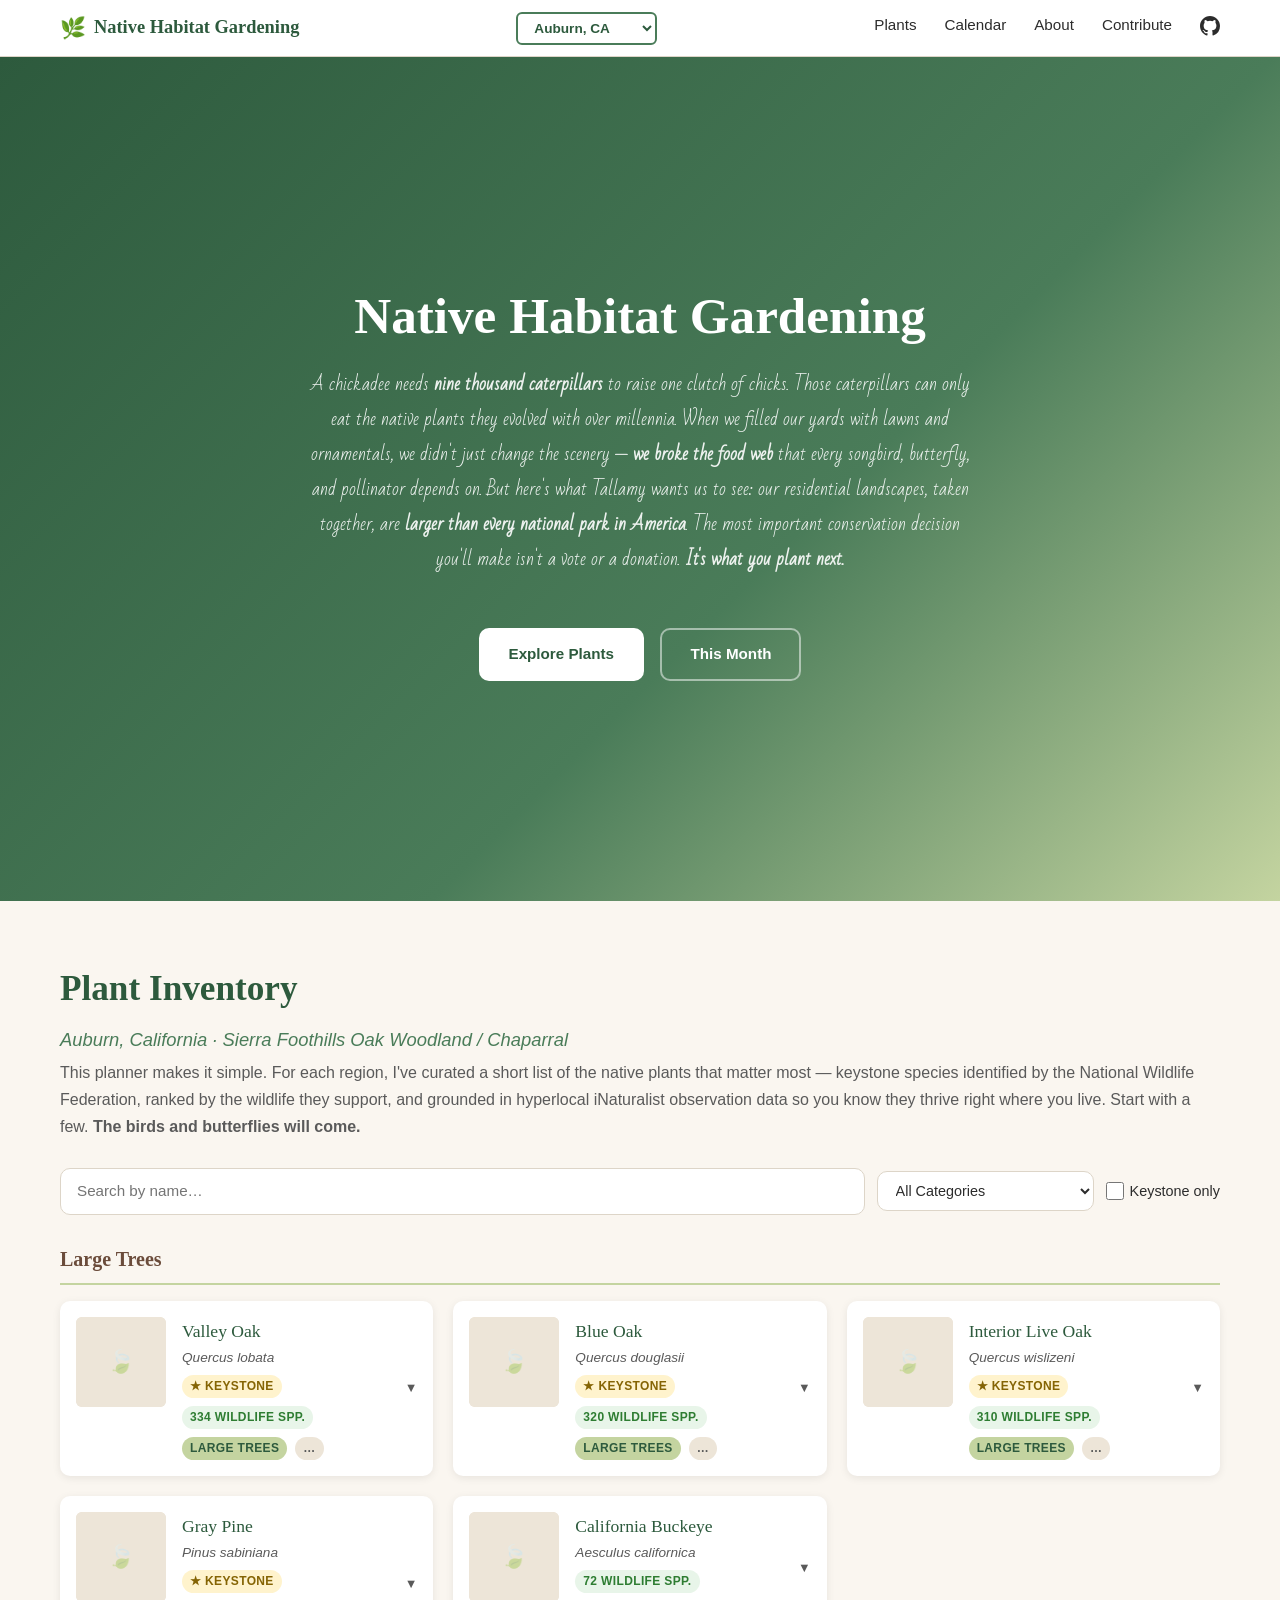
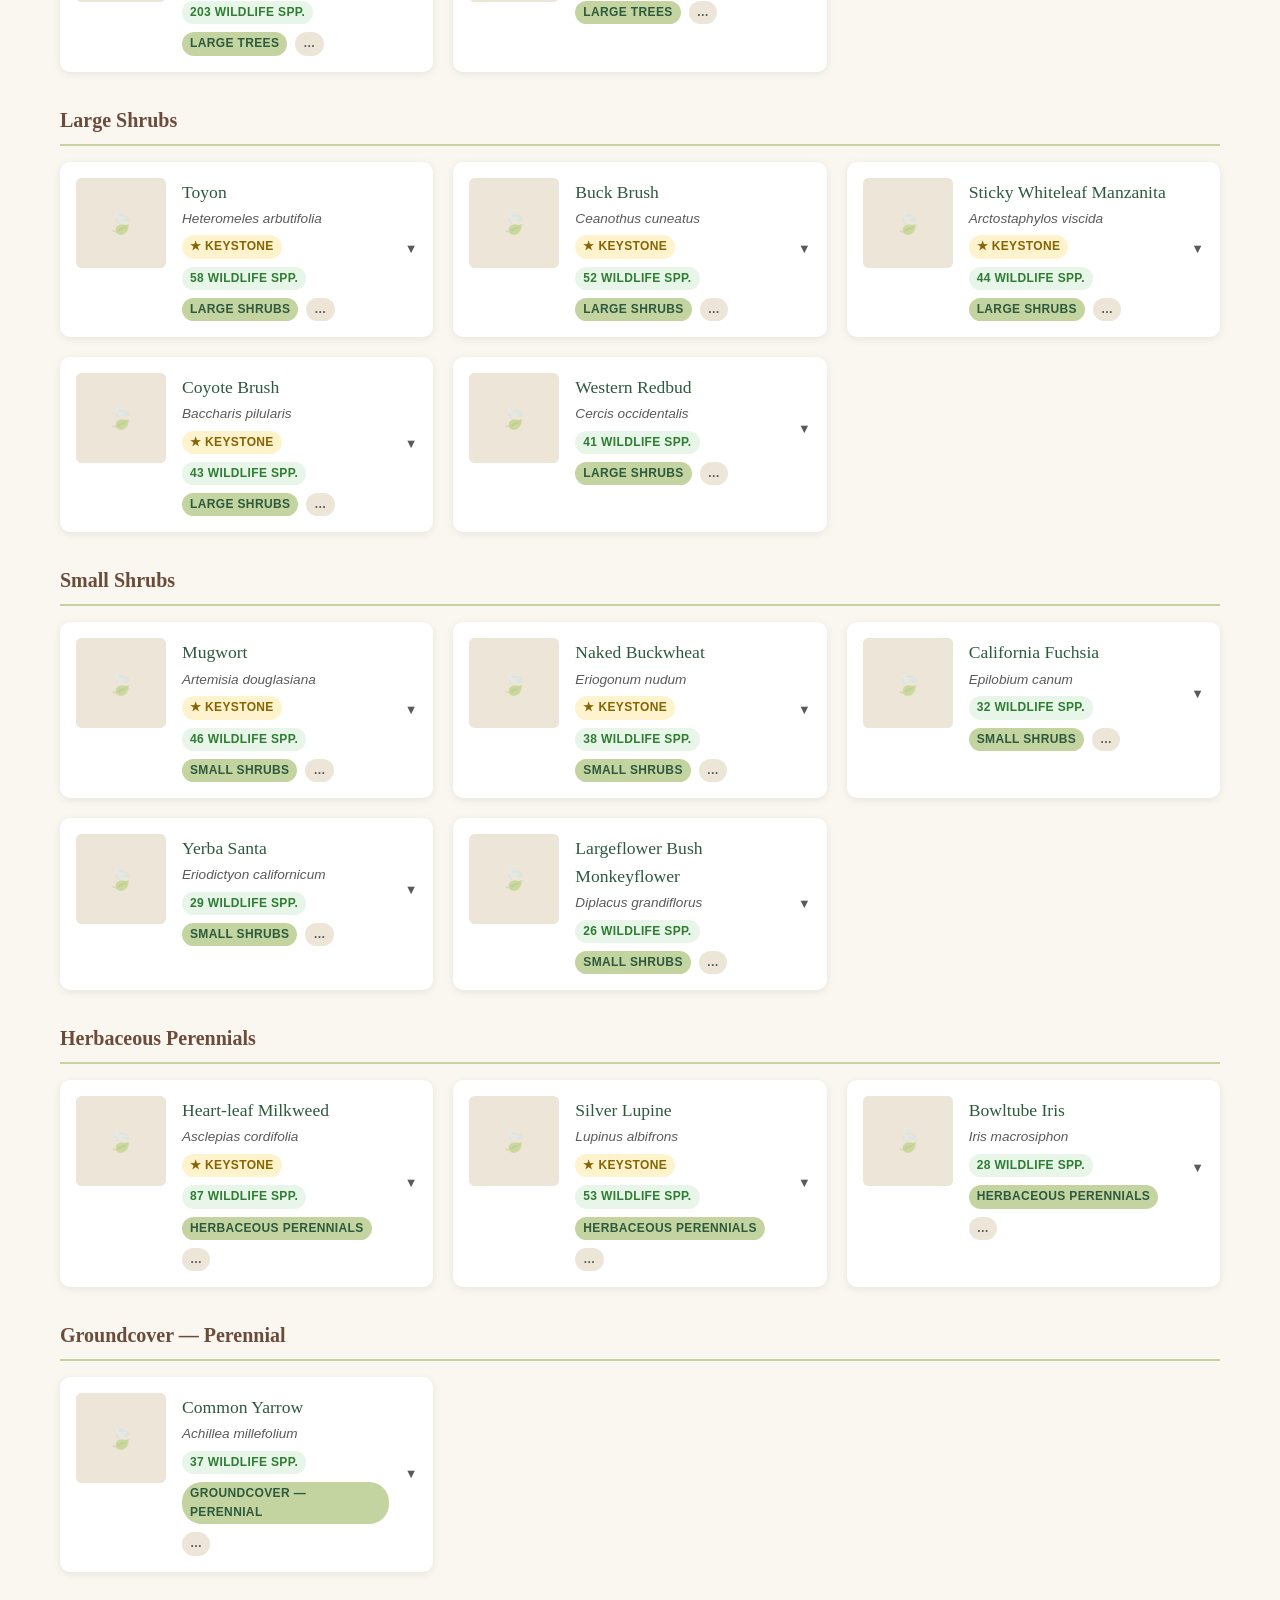
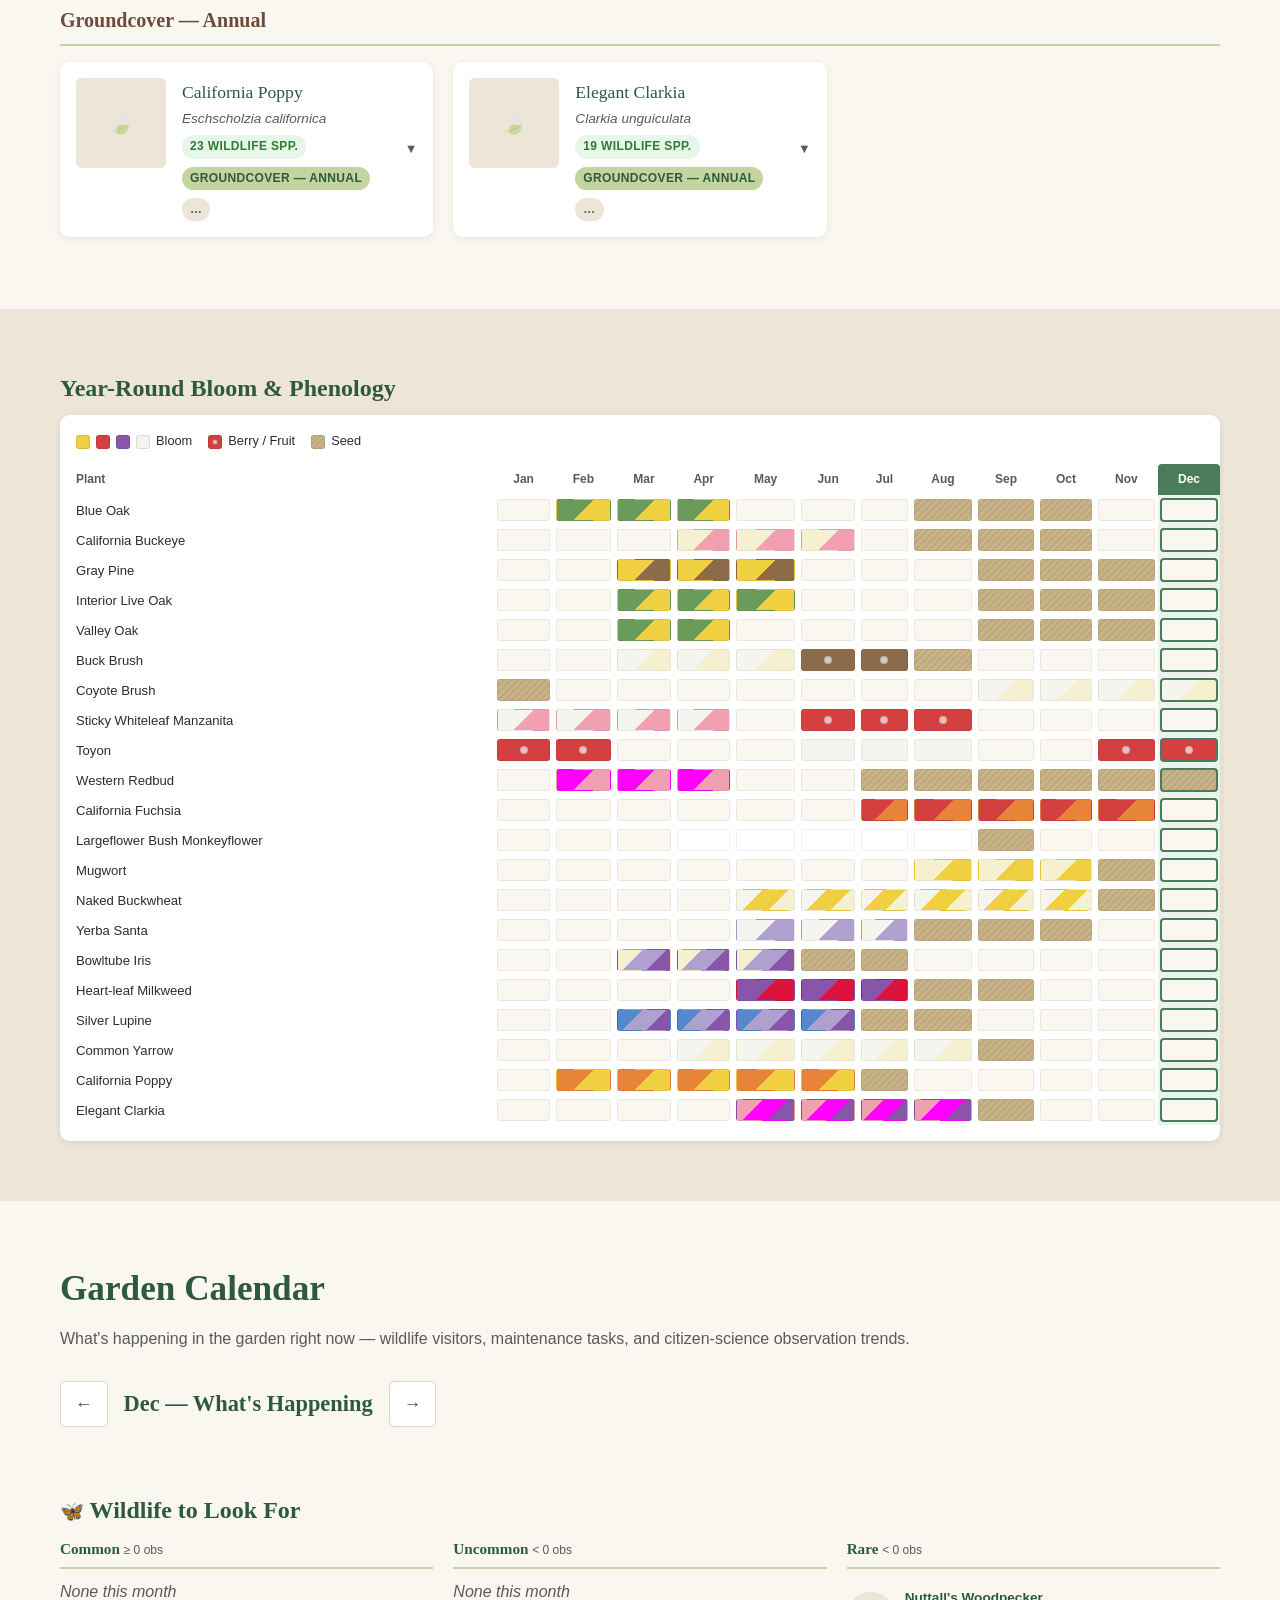
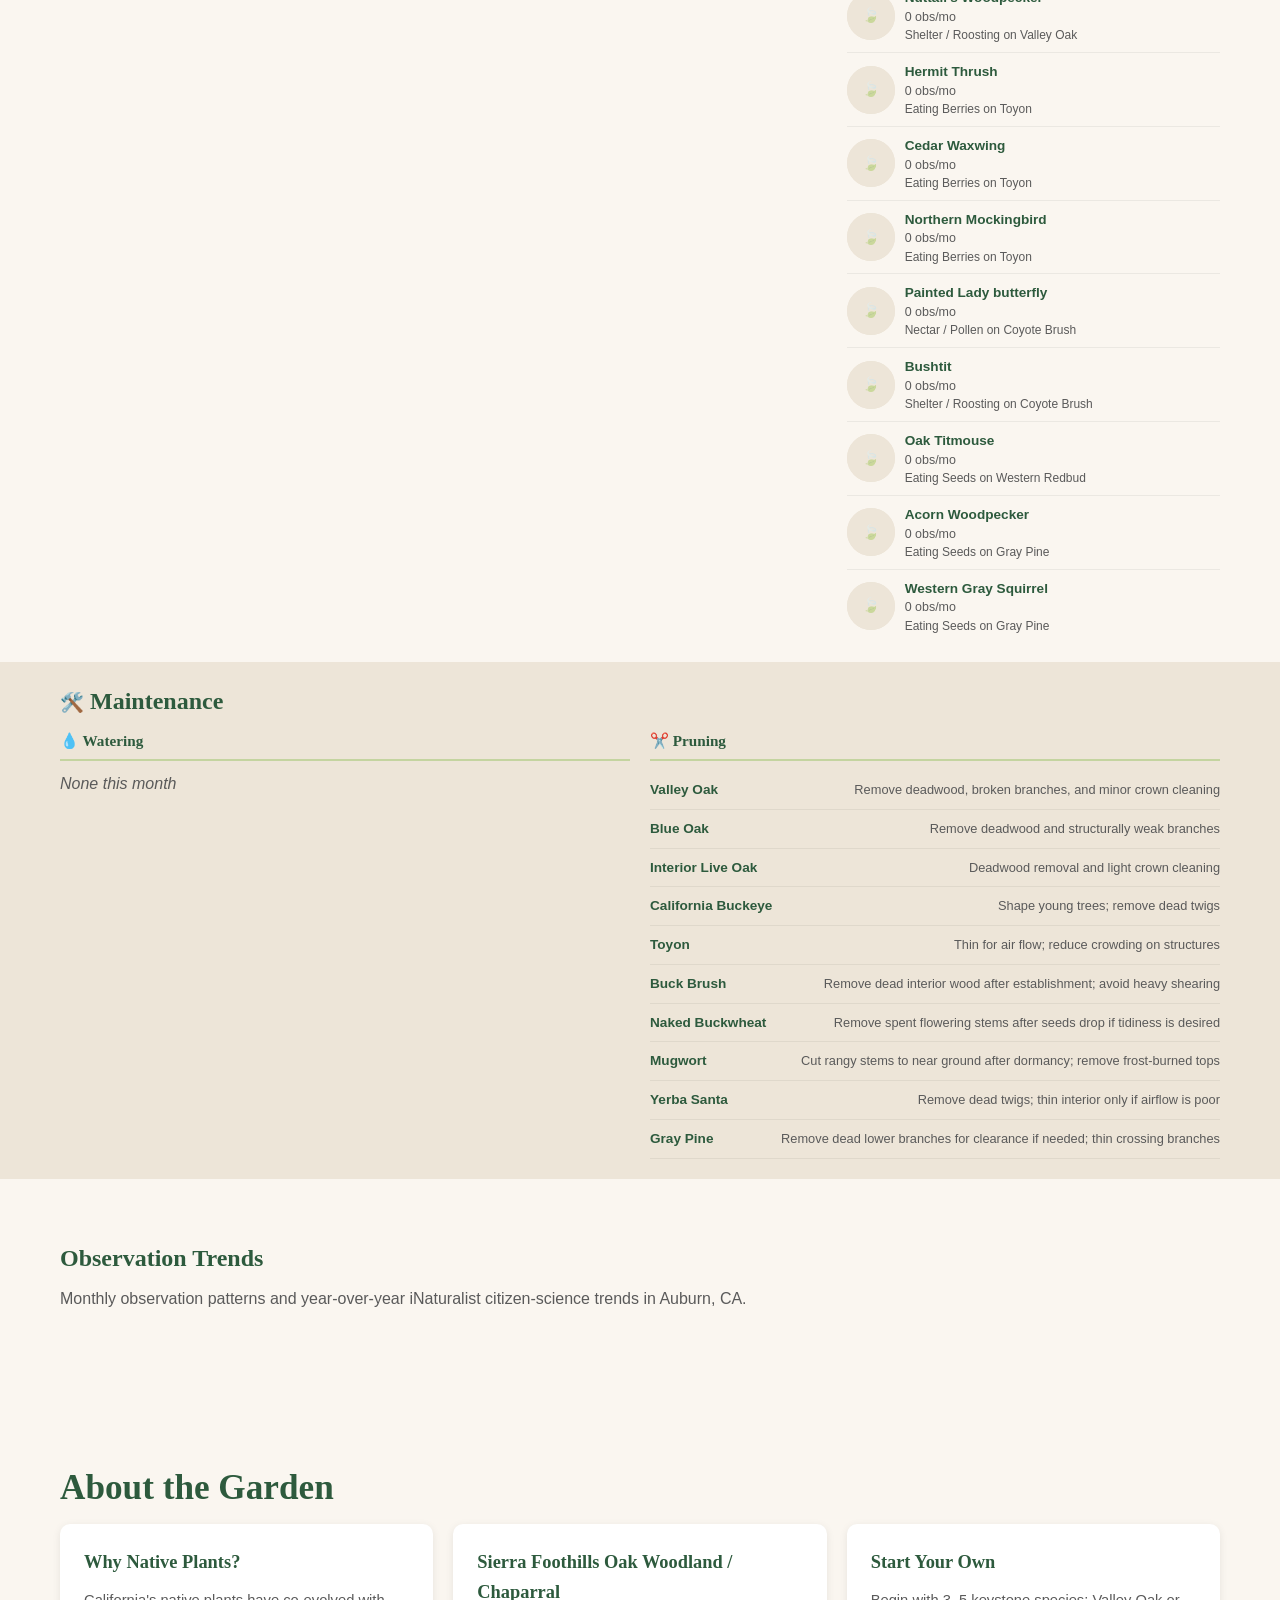
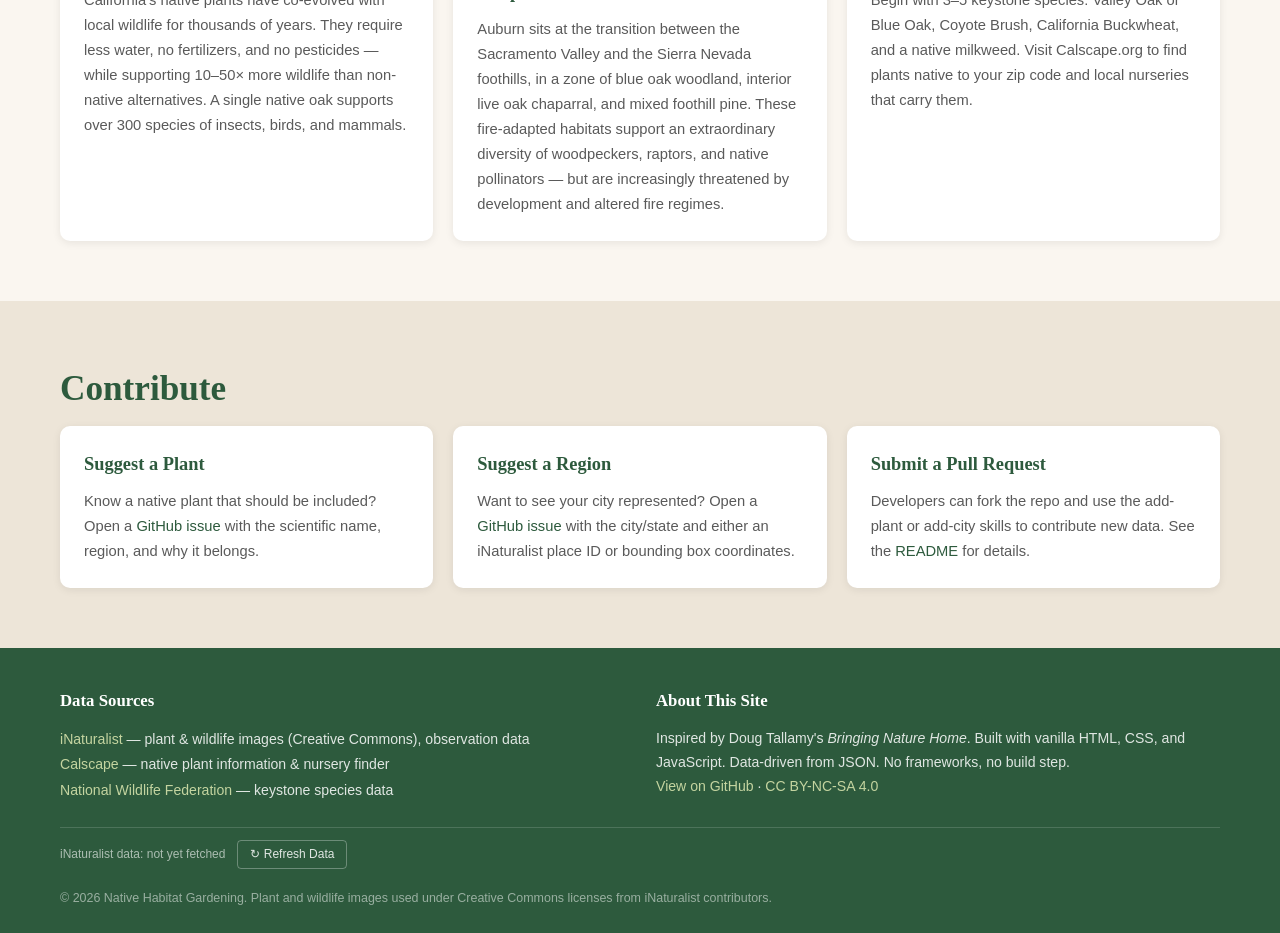
<file: index.html>
<!DOCTYPE html>
<html lang="en">
<head>
  <meta charset="UTF-8">
  <meta name="viewport" content="width=device-width, initial-scale=1.0">

  <!-- Google tag (gtag.js) -->
  <script async src="https://www.googletagmanager.com/gtag/js?id=G-9RX4268SMV"></script>
  <script>
    window.dataLayer = window.dataLayer || [];
    function gtag(){dataLayer.push(arguments);}
    gtag('js', new Date());

    gtag('config', 'G-9RX4268SMV');
  </script>

  <title>Native Habitat Gardening</title>
  <meta name="description" content="Our yards are larger than every national park combined. This planner curates the native keystone species that matter most for your region — backed by NWF data and iNaturalist observations — so you can rebuild the food web from your own garden.">

  <!-- Open Graph -->
  <meta property="og:title" content="Native Habitat Gardening">
  <meta property="og:description" content="A chickadee needs nine thousand caterpillars to raise one clutch. Our yards, taken together, are larger than every national park in America. What you plant next matters. Start here.">
  <meta property="og:type" content="website">

  <!-- Twitter Card -->
  <meta name="twitter:card" content="summary">
  <meta name="twitter:title" content="Native Habitat Gardening">
  <meta name="twitter:description" content="A chickadee needs nine thousand caterpillars to raise one clutch. Our yards, taken together, are larger than every national park in America. What you plant next matters. Start here.">

  <meta name="theme-color" content="#4a7c59">

  <!-- Favicons & Touch Icons -->
  <link rel="icon" href="favicon.ico" sizes="16x16 32x32">
  <link rel="icon" href="images/favicon.svg" type="image/svg+xml">
  <link rel="apple-touch-icon" href="images/apple-touch-icon.png">
  <link rel="manifest" href="site.webmanifest">

  <link rel="preconnect" href="https://fonts.googleapis.com">
  <link rel="preconnect" href="https://fonts.gstatic.com" crossorigin>
  <link href="https://fonts.googleapis.com/css2?family=Bad+Script&display=swap" rel="stylesheet">
  <link rel="stylesheet" href="css/styles.css?v=22">
</head>
<body>
  <a href="#main" class="skip-link">Skip to main content</a>

  <header class="site-header" role="banner">
    <nav class="nav" aria-label="Main navigation">
      <a href="#" class="nav-logo" aria-label="Native Habitat Gardening home">
        <span class="nav-logo-icon" aria-hidden="true">🌿</span>
        <span>Native Habitat Gardening</span>
      </a>
      <div class="place-selector-wrap">
        <label for="place-selector" class="sr-only">Select a region</label>
        <select id="place-selector" class="place-selector" aria-label="Select a region"></select>
      </div>
      <button class="nav-toggle" aria-label="Toggle menu" aria-expanded="false">
        <span></span><span></span><span></span>
      </button>
      <ul class="nav-links">
        <li><a href="#inventory">Plants</a></li>
        <li><a href="#calendar">Calendar</a></li>
        <li><a href="#about">About</a></li>
        <li><a href="#contribute">Contribute</a></li>
        <li><a href="https://github.com/chetanddesai/native-habitat-planner" target="_blank" rel="noopener" class="nav-github" aria-label="View on GitHub"><svg viewBox="0 0 16 16" width="20" height="20" fill="currentColor" aria-hidden="true"><path d="M8 0C3.58 0 0 3.58 0 8c0 3.54 2.29 6.53 5.47 7.59.4.07.55-.17.55-.38 0-.19-.01-.82-.01-1.49-2.01.37-2.53-.49-2.69-.94-.09-.23-.48-.94-.82-1.13-.28-.15-.68-.52-.01-.53.63-.01 1.08.58 1.23.82.72 1.21 1.87.87 2.33.66.07-.52.28-.87.51-1.07-1.78-.2-3.64-.89-3.64-3.95 0-.87.31-1.59.82-2.15-.08-.2-.36-1.02.08-2.12 0 0 .67-.21 2.2.82a7.64 7.64 0 0 1 4 0c1.53-1.04 2.2-.82 2.2-.82.44 1.1.16 1.92.08 2.12.51.56.82 1.27.82 2.15 0 3.07-1.87 3.75-3.65 3.95.29.25.54.73.54 1.48 0 1.07-.01 1.93-.01 2.2 0 .21.15.46.55.38A8.01 8.01 0 0 0 16 8c0-4.42-3.58-8-8-8z"/></svg></a></li>
      </ul>
    </nav>
  </header>

  <main id="main">
    <section class="hero" aria-label="Garden introduction">
      <div class="hero-content">
        <h1 id="hero-title">Native Habitat Gardening</h1>
        <p class="hero-desc" id="hero-desc">A chickadee needs <strong>nine thousand caterpillars</strong> to raise one clutch of chicks. Those caterpillars can only eat the native plants they evolved with over millennia. When we filled our yards with lawns and ornamentals, we didn't just change the scenery — <strong>we broke the food web</strong> that every songbird, butterfly, and pollinator depends on. But here's what Tallamy wants us to see: our residential landscapes, taken together, are <strong>larger than every national park in America</strong>. The most important conservation decision you'll make isn't a vote or a donation. <strong>It's what you plant next.</strong></p>
        <div class="hero-buttons">
          <a href="#inventory" class="btn btn-primary">Explore Plants</a>
          <a href="#calendar" class="btn btn-secondary">This Month</a>
        </div>
      </div>
    </section>

    <section id="inventory" class="section" aria-label="Plant inventory">
      <div class="container">
        <h2 class="section-title">Plant Inventory</h2>
        <p class="inventory-subtitle" id="inventory-subtitle"></p>
        <p class="section-desc">This planner makes it simple. For each region, I've curated a short list of the native plants that matter most — keystone species identified by the National Wildlife Federation, ranked by the wildlife they support, and grounded in hyperlocal iNaturalist observation data so you know they thrive right where you live. Start with a few. <strong>The birds and butterflies will come.</strong></p>
        <div class="filters" role="search" aria-label="Filter plants">
          <input type="search" id="plant-search" class="filter-search" placeholder="Search by name…" aria-label="Search plants by name">
          <div class="filter-group">
            <select id="category-filter" aria-label="Filter by category">
              <option value="all">All Categories</option>
              <option value="large-tree">Large Tree</option>
              <option value="large-shrub">Large Shrub</option>
              <option value="small-shrub">Small Shrub</option>
              <option value="herbaceous-perennial">Herbaceous Perennial</option>
              <option value="groundcover-perennial">Groundcover — Perennial</option>
              <option value="groundcover-annual">Groundcover — Annual</option>
            </select>
            <label class="filter-checkbox">
              <input type="checkbox" id="keystone-filter">
              <span>Keystone only</span>
            </label>
          </div>
        </div>
        <div id="plant-grid" class="plant-grid" aria-live="polite"></div>
      </div>
    </section>

    <section id="phenology-section" class="section section-alt" aria-label="Year-round phenology">
      <div class="container">
        <h3 class="section-title section-title-sm">Year-Round Bloom &amp; Phenology</h3>
        <div id="phenology-chart" class="phenology-chart" role="img" aria-label="Year-round bloom and phenology timeline for all plants"></div>
      </div>
    </section>

    <section id="calendar" class="section" aria-label="Garden calendar">
      <div class="container">
        <h2 class="section-title">Garden Calendar</h2>
        <p class="section-desc">What's happening in the garden right now — wildlife visitors, maintenance tasks, and citizen-science observation trends.</p>
        <div class="calendar-controls">
          <button class="month-btn" data-dir="-1" aria-label="Previous month">&larr;</button>
          <h3 id="calendar-month-label" class="calendar-month-label"></h3>
          <button class="month-btn" data-dir="1" aria-label="Next month">&rarr;</button>
        </div>
      </div>
    </section>

    <section id="cal-wildlife-section" class="section" aria-label="Wildlife activity">
      <div class="container">
        <h3 class="section-title section-title-sm"><span class="cal-icon" aria-hidden="true">🦋</span> Wildlife to Look For</h3>
        <div id="cal-wildlife-grid" class="cal-wildlife-grid"></div>
      </div>
    </section>

    <section id="cal-maintenance-section" class="section section-alt" aria-label="Maintenance tasks">
      <div class="container">
        <h3 class="section-title section-title-sm"><span class="cal-icon" aria-hidden="true">🛠️</span> Maintenance</h3>
        <div id="cal-maintenance-grid" class="cal-maintenance-grid"></div>
      </div>
    </section>

    <section id="trends-section" class="section" aria-label="Observation trends">
      <div class="container">
        <h3 class="section-title section-title-sm">Observation Trends</h3>
        <p class="section-desc" id="trends-desc"></p>
        <div id="trend-chart" class="trend-chart" role="img" aria-label="Monthly observations and year-over-year trends"></div>
      </div>
    </section>

    <section id="about" class="section" aria-label="About the garden">
      <div class="container">
        <h2 class="section-title">About the Garden</h2>
        <div id="about-grid" class="about-grid"></div>
      </div>
    </section>

    <section id="contribute" class="section section-alt" aria-label="Contribute">
      <div class="container">
        <h2 class="section-title">Contribute</h2>
        <div class="about-grid">
          <div class="about-card">
            <h3>Suggest a Plant</h3>
            <p>Know a native plant that should be included? Open a <a href="https://github.com/chetanddesai/native-habitat-planner/issues" target="_blank" rel="noopener">GitHub issue</a> with the scientific name, region, and why it belongs.</p>
          </div>
          <div class="about-card">
            <h3>Suggest a Region</h3>
            <p>Want to see your city represented? Open a <a href="https://github.com/chetanddesai/native-habitat-planner/issues" target="_blank" rel="noopener">GitHub issue</a> with the city/state and either an iNaturalist place ID or bounding box coordinates.</p>
          </div>
          <div class="about-card">
            <h3>Submit a Pull Request</h3>
            <p>Developers can fork the repo and use the add-plant or add-city skills to contribute new data. See the <a href="https://github.com/chetanddesai/native-habitat-planner" target="_blank" rel="noopener">README</a> for details.</p>
          </div>
        </div>
      </div>
    </section>
  </main>

  <footer class="site-footer" role="contentinfo">
    <div class="container">
      <div class="footer-grid">
        <div class="footer-section">
          <h4>Data Sources</h4>
          <ul>
            <li><a href="https://www.inaturalist.org" target="_blank" rel="noopener">iNaturalist</a> — plant &amp; wildlife images (Creative Commons), observation data</li>
            <li><a href="https://calscape.org" target="_blank" rel="noopener">Calscape</a> — native plant information &amp; nursery finder</li>
            <li><a href="https://www.nwf.org/nativeplantfinder" target="_blank" rel="noopener">National Wildlife Federation</a> — keystone species data</li>
          </ul>
        </div>
        <div class="footer-section">
          <h4>About This Site</h4>
          <p>Inspired by Doug Tallamy's <em>Bringing Nature Home</em>. Built with vanilla HTML, CSS, and JavaScript. Data-driven from JSON. No frameworks, no build step.</p>
          <p><a href="https://github.com/chetanddesai/native-habitat-planner" target="_blank" rel="noopener">View on GitHub</a> · <a href="https://creativecommons.org/licenses/by-nc-sa/4.0/" target="_blank" rel="noopener">CC BY-NC-SA 4.0</a></p>
        </div>
      </div>
      <div class="footer-cache">
        <span id="cache-status" class="cache-status">iNaturalist data: not yet fetched</span>
        <button type="button" id="refresh-cache-btn" class="refresh-cache-btn" title="Clear cached data and re-fetch from iNaturalist">↻ Refresh Data</button>
      </div>
      <p class="footer-copy">&copy; 2026 Native Habitat Gardening. Plant and wildlife images used under Creative Commons licenses from iNaturalist contributors.</p>
    </div>
  </footer>

  <button type="button" class="back-to-top" id="back-to-top" aria-label="Back to top" title="Back to top">
    <svg width="22" height="22" viewBox="0 0 24 24" fill="none" stroke="currentColor" stroke-width="2.2" stroke-linecap="round" stroke-linejoin="round" aria-hidden="true"><path d="M18 15l-6-6-6 6"/></svg>
  </button>

  <script src="js/app.js?v=22"></script>
</body>
</html>
</file>
<file: css/styles.css>
/* ============================================================
   Native Habitat Planner — CSS
   Earth-tone palette, mobile-first, accessible
   ============================================================ */

/* --- Tokens --- */
:root {
  --c-sage: #4a7c59;
  --c-sage-dark: #2d5a3d;
  --c-sage-light: #c4d4a0;
  --c-sand: #faf6f0;
  --c-sand-dark: #ede5d8;
  --c-terracotta: #c4724e;
  --c-terracotta-dark: #a85a3a;
  --c-oak: #6b4c3b;
  --c-sky: #5b9bd5;
  --c-text: #2c2c2c;
  --c-text-light: #5a5a5a;
  --c-white: #ffffff;
  --c-border: #ddd5c8;

  --font-body: -apple-system, BlinkMacSystemFont, 'Segoe UI', Roboto, Oxygen, sans-serif;
  --font-heading: 'Georgia', 'Times New Roman', serif;

  --radius: 10px;
  --radius-sm: 6px;
  --shadow: 0 2px 8px rgba(0,0,0,.08);
  --shadow-lg: 0 4px 20px rgba(0,0,0,.12);
  --transition: .2s ease;

  --container: 1200px;
}

/* --- Reset --- */
*, *::before, *::after { box-sizing: border-box; margin: 0; padding: 0; }
html { scroll-behavior: smooth; -webkit-text-size-adjust: 100%; }
body {
  font-family: var(--font-body);
  color: var(--c-text);
  background: var(--c-sand);
  line-height: 1.6;
  -webkit-font-smoothing: antialiased;
}
img { max-width: 100%; height: auto; display: block; }
a { color: var(--c-sage-dark); text-decoration: none; }
a:hover { text-decoration: underline; }
ul { list-style: none; }
button { cursor: pointer; font: inherit; }
select, input { font: inherit; }

.sr-only {
  position: absolute;
  width: 1px;
  height: 1px;
  padding: 0;
  margin: -1px;
  overflow: hidden;
  clip: rect(0,0,0,0);
  white-space: nowrap;
  border: 0;
}

/* --- Skip link --- */
.skip-link {
  position: absolute;
  top: -100%;
  left: 16px;
  background: var(--c-sage-dark);
  color: var(--c-white);
  padding: 8px 16px;
  border-radius: var(--radius-sm);
  z-index: 1000;
  font-weight: 600;
}
.skip-link:focus { top: 16px; }

/* --- Container --- */
.container { max-width: var(--container); margin: 0 auto; padding: 0 20px; }

/* --- Nav --- */
.site-header {
  position: sticky;
  top: 0;
  z-index: 100;
  background: var(--c-white);
  border-bottom: 1px solid var(--c-border);
  backdrop-filter: blur(8px);
  background: rgba(255,255,255,.95);
}
.nav {
  max-width: var(--container);
  margin: 0 auto;
  padding: 0 20px;
  display: flex;
  align-items: center;
  justify-content: space-between;
  height: 56px;
  gap: 12px;
}
.nav-logo {
  display: flex;
  align-items: center;
  gap: 8px;
  font-family: var(--font-heading);
  font-size: 1.15rem;
  font-weight: 700;
  color: var(--c-sage-dark);
  flex-shrink: 0;
}
.nav-logo:hover { text-decoration: none; }
.nav-logo-icon { font-size: 1.3rem; }

/* Place Selector */
.place-selector-wrap {
  flex-shrink: 0;
}
.place-selector {
  padding: 6px 12px;
  border: 2px solid var(--c-sage);
  border-radius: var(--radius-sm);
  background: var(--c-white);
  font-size: 0.85rem;
  font-weight: 600;
  color: var(--c-sage-dark);
  cursor: pointer;
  transition: var(--transition);
}
.place-selector:hover {
  border-color: var(--c-sage-dark);
  background: rgba(74, 124, 89, 0.05);
}
.place-selector:focus {
  outline: 2px solid var(--c-sage);
  outline-offset: 1px;
}

.nav-links {
  display: flex;
  gap: 28px;
}
.nav-links a {
  font-size: 0.95rem;
  font-weight: 500;
  color: var(--c-text);
  padding: 4px 0;
  border-bottom: 2px solid transparent;
  transition: border-color var(--transition);
}
.nav-links a:hover {
  border-bottom-color: var(--c-sage);
  text-decoration: none;
  color: var(--c-sage-dark);
}
.nav-github {
  display: inline-flex;
  align-items: center;
  gap: 6px;
}
.nav-github svg { vertical-align: middle; }
.nav-toggle {
  display: none;
  flex-direction: column;
  gap: 5px;
  background: none;
  border: none;
  padding: 4px;
}
.nav-toggle span {
  display: block;
  width: 24px;
  height: 2px;
  background: var(--c-text);
  border-radius: 2px;
  transition: var(--transition);
}

/* --- Hero --- */
.hero {
  background: linear-gradient(135deg, var(--c-sage-dark) 0%, var(--c-sage) 60%, var(--c-sage-light) 100%);
  color: var(--c-white);
  padding: 48px 20px 40px;
  text-align: center;
  display: flex;
  align-items: center;
  justify-content: center;
  min-height: calc(100vh - 56px);
  min-height: calc(100dvh - 56px);
}
.hero-content {
  max-width: 680px;
  margin: 0 auto;
  display: flex;
  flex-direction: column;
  align-items: center;
  flex: 1;
  max-height: 100%;
}
.hero-buttons { margin-top: auto; padding-top: 24px; }
.hero h1 {
  font-family: var(--font-heading);
  font-size: clamp(2rem, 5vw, 3.2rem);
  line-height: 1.2;
  margin-bottom: 20px;
}
.inventory-subtitle {
  font-size: 1.15rem;
  color: var(--c-sage);
  font-style: italic;
  margin-bottom: 4px;
}
.hero-desc {
  font-family: 'Bad Script';
  font-size: 1.15rem;
  line-height: 1.9;
  opacity: 0.9;
  margin-bottom: 28px;
}
.hero-desc strong {
  font-weight: 700;
  color: var(--c-white);
  opacity: 1;
}

/* --- Buttons --- */
.btn {
  display: inline-block;
  padding: 12px 28px;
  border-radius: var(--radius);
  font-weight: 600;
  font-size: 0.95rem;
  transition: var(--transition);
  border: 2px solid transparent;
}
.btn:hover { text-decoration: none; }
.btn-primary {
  background: var(--c-white);
  color: var(--c-sage-dark);
}
.btn-primary:hover { background: var(--c-sand); }
.btn-secondary {
  background: transparent;
  color: var(--c-white);
  border-color: rgba(255,255,255,.5);
  margin-left: 12px;
}
.btn-secondary:hover { border-color: var(--c-white); background: rgba(255,255,255,.1); }

/* --- Sections --- */
.section { padding: 60px 0; }
#calendar { padding-bottom: 20px; }
#cal-wildlife-section,
#cal-maintenance-section { padding: 20px 0; }
.section-alt { background: var(--c-sand-dark); }
.section-title {
  font-family: var(--font-heading);
  font-size: clamp(1.6rem, 3.5vw, 2.2rem);
  color: var(--c-sage-dark);
  margin-bottom: 8px;
}
.section-desc {
  color: var(--c-text-light);
  margin-bottom: 28px;
  line-height: 1.7;
}
.section-title-sm {
  font-size: clamp(1.2rem, 2.5vw, 1.5rem);
}

/* --- Maintenance Grid --- */
.cal-maintenance-grid {
  display: grid;
  grid-template-columns: repeat(2, 1fr);
  gap: 20px;
}
@media (max-width: 600px) {
  .cal-maintenance-grid { grid-template-columns: 1fr; }
}
.cal-maint-column-label {
  font-family: var(--font-heading);
  font-size: 0.95rem;
  color: var(--c-sage-dark);
  margin-bottom: 10px;
  padding-bottom: 6px;
  border-bottom: 2px solid var(--c-sage-light);
}
.cal-maint-card {
  display: flex;
  justify-content: space-between;
  align-items: baseline;
  padding: 8px 0;
  border-bottom: 1px solid rgba(0,0,0,.06);
}
.cal-maint-plant {
  font-weight: 600;
  font-size: 0.85rem;
  color: var(--c-sage-dark);
}
.cal-maint-detail {
  font-size: 0.8rem;
  color: var(--c-text-light);
  text-align: right;
  flex-shrink: 1;
  margin-left: 12px;
}

/* --- Filters --- */
.filters {
  display: flex;
  flex-wrap: wrap;
  gap: 12px;
  margin-bottom: 28px;
  align-items: center;
}
.filter-search {
  flex: 1 1 240px;
  padding: 10px 16px;
  border: 1px solid var(--c-border);
  border-radius: var(--radius);
  background: var(--c-white);
  font-size: 0.95rem;
}
.filter-search:focus {
  outline: 2px solid var(--c-sage);
  outline-offset: 1px;
  border-color: var(--c-sage);
}
.filter-group {
  display: flex;
  gap: 12px;
  align-items: center;
  flex-wrap: wrap;
}
.filter-group select {
  padding: 10px 14px;
  border: 1px solid var(--c-border);
  border-radius: var(--radius);
  background: var(--c-white);
  font-size: 0.9rem;
  color: var(--c-text);
}
.filter-group select:focus { outline: 2px solid var(--c-sage); outline-offset: 1px; }
.filter-checkbox {
  display: flex;
  align-items: center;
  gap: 6px;
  font-size: 0.9rem;
  cursor: pointer;
  white-space: nowrap;
}
.filter-checkbox input[type="checkbox"] {
  width: 18px;
  height: 18px;
  accent-color: var(--c-sage);
}

/* --- Plant Grid --- */
.plant-grid {
  display: grid;
  gap: 20px;
}
.category-group { margin-bottom: 12px; }
.category-heading {
  font-family: var(--font-heading);
  font-size: 1.25rem;
  color: var(--c-oak);
  padding-bottom: 8px;
  border-bottom: 2px solid var(--c-sage-light);
  margin-bottom: 16px;
}
.category-plants {
  display: grid;
  grid-template-columns: repeat(auto-fill, minmax(320px, 1fr));
  gap: 20px;
}

/* --- Plant Card --- */
.plant-card {
  background: var(--c-white);
  border-radius: var(--radius);
  box-shadow: var(--shadow);
  overflow: hidden;
  min-width: 0;
  transition: box-shadow var(--transition);
}
.plant-card:hover { box-shadow: var(--shadow-lg); }
.plant-card-header {
  cursor: pointer;
  display: flex;
  gap: 16px;
  padding: 16px;
}
.plant-card-header:focus-visible {
  outline: 2px solid var(--c-sage);
  outline-offset: -2px;
}
.plant-card-img-wrap {
  position: relative;
  width: 90px;
  height: 90px;
  border-radius: var(--radius-sm);
  flex-shrink: 0;
  overflow: hidden;
  background: var(--c-sand-dark);
}
.plant-card-img {
  width: 100%;
  height: 100%;
  border-radius: var(--radius-sm);
  object-fit: cover;
  display: block;
}
/* ---- Image loading / failed states ---- */
.img-loading {
  position: relative;
  overflow: hidden;
}
.img-loading::before {
  content: '';
  position: absolute;
  inset: 0;
  background: linear-gradient(135deg, var(--c-sand) 0%, var(--c-sand-dark) 50%, var(--c-sand) 100%);
  background-size: 200% 200%;
  animation: shimmer 1.6s ease-in-out infinite;
  z-index: 1;
}
.img-loading::after {
  content: '🌱';
  position: absolute;
  inset: 0;
  display: flex;
  align-items: center;
  justify-content: center;
  font-size: 1.4rem;
  opacity: .45;
  z-index: 2;
}
.img-loading.img-circle::after { font-size: 1rem; }
.img-loading.img-sm::after { font-size: 0.9rem; }
@keyframes shimmer {
  0% { background-position: 200% 200%; }
  100% { background-position: 0% 0%; }
}
.img-failed {
  position: relative;
}
.img-failed::before {
  content: '';
  position: absolute;
  inset: 0;
  background: var(--c-sand-dark);
  z-index: 1;
}
.img-failed::after {
  content: '🍃';
  position: absolute;
  inset: 0;
  display: flex;
  align-items: center;
  justify-content: center;
  font-size: 1.4rem;
  opacity: .35;
  z-index: 2;
}
.img-failed.img-circle::after { font-size: 1rem; }
.img-failed.img-sm::after { font-size: 0.9rem; }
.plant-card-info { flex: 1; min-width: 0; }
.plant-card-name {
  font-family: var(--font-heading);
  font-size: 1.1rem;
  color: var(--c-sage-dark);
  margin-bottom: 2px;
}
.plant-card-scientific {
  font-style: italic;
  font-size: 0.85rem;
  color: var(--c-text-light);
  margin-bottom: 6px;
}
.plant-card-meta {
  display: flex;
  gap: 8px;
  flex-wrap: wrap;
  font-size: 0.8rem;
}
.badge {
  display: inline-flex;
  align-items: center;
  gap: 4px;
  padding: 2px 8px;
  border-radius: 20px;
  font-weight: 600;
  font-size: 0.75rem;
  text-transform: uppercase;
  letter-spacing: 0.03em;
}
.badge-keystone {
  background: #fff3cd;
  color: #856404;
}
.badge-category {
  background: var(--c-sage-light);
  color: var(--c-sage-dark);
}
.badge-frequency {
  background: var(--c-sand-dark);
  color: var(--c-text-light);
}
.badge-wildlife {
  background: #e8f5e9;
  color: #2e7d32;
}
.expand-indicator {
  font-size: 0.8rem;
  color: var(--c-text-light);
  transition: transform var(--transition);
  flex-shrink: 0;
  align-self: center;
}
.plant-card.expanded .expand-indicator { transform: rotate(180deg); }

/* --- Plant Detail --- */
.plant-detail {
  display: none;
  border-top: 1px solid var(--c-border);
  padding: 0 16px 16px;
  overflow-wrap: break-word;
  word-break: break-word;
}
.plant-card.expanded .plant-detail { display: block; }

.plant-detail-top {
  display: flex;
  gap: 20px;
  padding-top: 16px;
  margin-bottom: 16px;
  flex-wrap: wrap;
}
.plant-detail-hero {
  width: 200px;
  flex-shrink: 0;
}
.plant-detail-img-wrap {
  position: relative;
  width: 100%;
  aspect-ratio: 4/3;
  border-radius: var(--radius-sm);
  overflow: hidden;
  background: var(--c-sand-dark);
}
.plant-detail-img-wrap img {
  width: 100%;
  height: 100%;
  border-radius: var(--radius-sm);
  object-fit: cover;
  display: block;
}
.plant-detail-hero .attribution {
  font-size: 0.72rem;
  color: var(--c-text-light);
  margin-top: 4px;
}
.plant-detail-hero .attribution a { color: var(--c-text-light); text-decoration: underline; }
.plant-detail-body { flex: 1; min-width: 0; overflow-wrap: break-word; word-break: break-word; }
.plant-detail-desc {
  margin-bottom: 12px;
  line-height: 1.7;
  font-size: 0.95rem;
}
.plant-detail-links {
  display: flex;
  gap: 12px;
  flex-wrap: wrap;
  margin-bottom: 16px;
}
.plant-detail-links a {
  display: inline-flex;
  align-items: center;
  gap: 4px;
  font-size: 0.85rem;
  font-weight: 600;
  color: var(--c-sage-dark);
  padding: 6px 12px;
  border: 1px solid var(--c-sage);
  border-radius: var(--radius-sm);
  transition: var(--transition);
}
.plant-detail-links a:hover {
  background: var(--c-sage);
  color: var(--c-white);
  text-decoration: none;
}

.planting-reqs {
  display: grid;
  grid-template-columns: repeat(auto-fit, minmax(160px, 1fr));
  gap: 12px;
  margin-bottom: 20px;
}
.planting-req {
  background: var(--c-sand);
  padding: 10px 12px;
  border-radius: var(--radius-sm);
  font-size: 0.85rem;
}
.planting-req strong {
  display: block;
  font-size: 0.75rem;
  text-transform: uppercase;
  letter-spacing: 0.04em;
  color: var(--c-text-light);
  margin-bottom: 2px;
}

/* --- Tabs --- */
.detail-tabs {
  display: grid;
  grid-template-columns: 1fr 1fr;
  gap: 8px;
  margin-bottom: 16px;
}
.detail-tab {
  padding: 8px 12px;
  font-size: 0.85rem;
  font-weight: 600;
  line-height: 1.25;
  min-height: 2.75rem;
  display: flex;
  align-items: center;
  justify-content: center;
  text-align: center;
  background: none;
  border: 1px solid var(--c-border);
  border-radius: var(--radius-sm);
  color: var(--c-text-light);
  cursor: pointer;
  transition: var(--transition);
  -webkit-tap-highlight-color: transparent;
}
.detail-tab:hover { color: var(--c-sage-dark); border-color: var(--c-sage); }
.detail-tab.active {
  color: var(--c-sage-dark);
  border-color: var(--c-sage);
  background: rgba(74, 124, 89, 0.1);
}
.tab-panel { display: none; }
.tab-panel.active { display: block; }

/* --- Maintenance tab --- */
.watering-grid {
  display: grid;
  grid-template-columns: repeat(6, 1fr);
  gap: 4px;
  margin-bottom: 12px;
}
.water-cell {
  text-align: center;
  padding: 6px 2px;
  border-radius: var(--radius-sm);
  font-size: 0.7rem;
  font-weight: 600;
}
.water-cell .month-label {
  display: block;
  font-size: 0.65rem;
  font-weight: 400;
  color: var(--c-text-light);
  margin-bottom: 2px;
}
.water-none { background: var(--c-sand); color: var(--c-text-light); }
.water-low { background: #d4edff; color: #1a6fb5; }
.water-moderate { background: #87ceeb; color: #0a4a7a; }
.water-cell.water-current { outline: 2.5px solid var(--c-sage); outline-offset: -2px; }
.prune-cell {
  text-align: center;
  padding: 6px 2px;
  border-radius: 6px;
  font-size: 0.75rem;
  font-weight: 600;
}
.prune-cell .month-label {
  display: block;
  font-size: 0.65rem;
  text-transform: uppercase;
  color: inherit;
  margin-bottom: 2px;
}
.prune-inactive { background: var(--c-sand); color: var(--c-text-light); }
.prune-active { background: #f5e6d0; color: #7a5c3a; }
.prune-cell.prune-current { outline: 2.5px solid var(--c-sage); outline-offset: -2px; }
.maintenance-note {
  font-size: 0.85rem;
  color: var(--c-text-light);
  line-height: 1.5;
  margin: 4px 0 16px;
  overflow-wrap: break-word;
  word-break: break-word;
}

/* --- Phenology tab --- */
.phenology-row {
  display: grid;
  grid-template-columns: repeat(6, 1fr);
  gap: 4px;
  margin-bottom: 8px;
}
.pheno-month {
  border-radius: 6px;
  padding: 6px 2px;
  display: flex;
  flex-direction: column;
  align-items: center;
  justify-content: center;
  gap: 2px;
  min-height: 38px;
}
.pheno-label {
  font-size: 0.65rem;
  font-weight: 600;
  text-transform: uppercase;
  letter-spacing: 0.02em;
}
.phenology-empty { background: var(--c-sand); color: var(--c-text-light); }
.pheno-seed-stripe {
  background: repeating-linear-gradient(135deg,#c8b48a,#c8b48a 3px,#bfa97a 3px,#bfa97a 5px);
  color: var(--c-text);
}
.pheno-berry-dot { position: relative; }
.pheno-berry-dot::after {
  content: '';
  position: absolute;
  top: 50%; left: 50%;
  transform: translate(-50%, -50%);
  width: 8px; height: 8px;
  border-radius: 50%;
  background: rgba(255,255,255,.65);
  border: 1px solid rgba(0,0,0,.12);
  pointer-events: none;
}
.pheno-text-light { color: var(--c-white); }
.pheno-text-light .pheno-label { color: var(--c-white); }
.pheno-month.pheno-current { outline: 2.5px solid var(--c-sage); outline-offset: -2px; }

.phenology-legend {
  display: flex;
  gap: 16px;
  font-size: 0.8rem;
  margin-bottom: 8px;
  flex-wrap: wrap;
}
.phenology-legend-item {
  display: flex;
  align-items: center;
  gap: 6px;
}
.legend-swatch {
  width: 14px;
  height: 14px;
  border-radius: 3px;
  flex-shrink: 0;
  position: relative;
  border: 1px solid rgba(0,0,0,.1);
}
.legend-swatch.pheno-berry-dot::after { width: 5px; height: 5px; }
.legend-swatch.pheno-seed-stripe {
  background: repeating-linear-gradient(135deg,#c8b48a,#c8b48a 2px,#bfa97a 2px,#bfa97a 3.5px);
}
.phenology-eco {
  font-size: 0.88rem;
  color: var(--c-text-light);
  line-height: 1.6;
  margin-top: 8px;
  padding: 10px;
  background: var(--c-sand);
  border-radius: var(--radius-sm);
}
.bloom-colors {
  display: flex;
  gap: 6px;
  margin-bottom: 8px;
  flex-wrap: wrap;
}
.color-swatch {
  display: inline-flex;
  align-items: center;
  gap: 4px;
  font-size: 0.78rem;
  padding: 3px 8px;
  border-radius: 12px;
  background: var(--c-sand);
  border: 1px solid var(--c-border);
}
.color-dot {
  width: 10px;
  height: 10px;
  border-radius: 50%;
  border: 1px solid rgba(0,0,0,.15);
}

/* --- Wildlife tab --- */
.wildlife-entry {
  display: flex;
  gap: 12px;
  padding: 12px 0;
  border-bottom: 1px solid var(--c-border);
  align-items: flex-start;
}
.wildlife-entry:last-child { border-bottom: none; }
.wildlife-img-wrap {
  position: relative;
  width: 60px;
  height: 60px;
  border-radius: 50%;
  flex-shrink: 0;
  overflow: hidden;
  background: var(--c-sand-dark);
}
.wildlife-img {
  width: 100%;
  height: 100%;
  border-radius: 50%;
  object-fit: cover;
  display: block;
}
.wildlife-info { flex: 1; }
.wildlife-species {
  font-weight: 600;
  font-size: 0.92rem;
  margin-bottom: 2px;
}
.wildlife-species-link { color: inherit; text-decoration: none; }
.wildlife-species-link:hover { color: var(--c-sage-dark); text-decoration: underline; }
.wildlife-img-link { display: block; flex-shrink: 0; }
.wildlife-activity {
  font-size: 0.8rem;
  color: var(--c-text-light);
  margin-bottom: 4px;
}
.wildlife-months {
  display: grid;
  grid-template-columns: repeat(6, 1fr);
  gap: 3px;
  margin-bottom: 4px;
}
.wl-month {
  border-radius: 5px;
  padding: 3px 0;
  display: flex;
  align-items: center;
  justify-content: center;
}
.wl-month-label {
  font-size: 0.58rem;
  font-weight: 600;
  text-transform: uppercase;
  letter-spacing: 0.02em;
}
.wl-month-active { background: var(--c-sage-light); color: var(--c-sage-dark); }
.wl-month-inactive { background: var(--c-sand); color: var(--c-text-light); }
.wl-month.wl-month-current { outline: 2.5px solid var(--c-sage); outline-offset: -2px; }
.wildlife-notes {
  font-size: 0.82rem;
  color: var(--c-text-light);
  font-style: italic;
}

/* --- Observations tab --- */
.obs-histogram {
  display: grid;
  grid-template-columns: repeat(12, 1fr);
  gap: 4px;
  align-items: end;
  height: 120px;
  margin-bottom: 8px;
  padding: 0 2px;
}
.obs-bar-wrap {
  display: flex;
  flex-direction: column;
  align-items: center;
  height: 100%;
  justify-content: flex-end;
}
.obs-bar {
  width: 100%;
  background: var(--c-sage);
  border-radius: 3px 3px 0 0;
  min-height: 2px;
  transition: height var(--transition);
}
.obs-bar-label {
  font-size: 0.6rem;
  color: var(--c-text-light);
  margin-top: 4px;
}
.obs-bar-value {
  font-size: 0.6rem;
  font-weight: 600;
  color: var(--c-sage-dark);
  margin-bottom: 2px;
}
.obs-trend {
  display: flex;
  gap: 8px;
  align-items: end;
  height: 80px;
  margin-bottom: 8px;
}
.obs-trend-bar-wrap {
  flex: 1;
  display: flex;
  flex-direction: column;
  align-items: center;
  height: 100%;
  justify-content: flex-end;
}
.obs-trend-bar {
  width: 100%;
  max-width: 48px;
  background: var(--c-sky);
  border-radius: 3px 3px 0 0;
  min-height: 2px;
}
.obs-trend-label {
  font-size: 0.7rem;
  color: var(--c-text-light);
  margin-top: 4px;
}
.obs-trend-value {
  font-size: 0.7rem;
  font-weight: 600;
  color: var(--c-text);
  margin-bottom: 2px;
}
.obs-total {
  font-size: 0.85rem;
  color: var(--c-text-light);
  margin-bottom: 8px;
}

/* --- Calendar Section --- */
.calendar-controls {
  display: flex;
  align-items: center;
  gap: 16px;
  margin-bottom: 24px;
}
.month-btn {
  background: var(--c-white);
  border: 1px solid var(--c-border);
  border-radius: var(--radius-sm);
  padding: 8px 14px;
  font-size: 1.1rem;
  color: var(--c-sage-dark);
  transition: var(--transition);
}
.month-btn:hover { background: var(--c-sage); color: var(--c-white); }
.calendar-month-label {
  font-family: var(--font-heading);
  font-size: 1.4rem;
  color: var(--c-sage-dark);
}
.cal-icon { font-size: 1.2rem; }
.cal-detail { color: var(--c-text-light); font-size: 0.85rem; }
.cal-empty { color: var(--c-text-light); font-style: italic; }

/* --- Calendar Wildlife Grid --- */
.cal-wildlife-grid {
  display: grid;
  grid-template-columns: repeat(3, 1fr);
  gap: 20px;
}
@media (max-width: 768px) {
  .cal-wildlife-grid { grid-template-columns: 1fr; }
}
.cal-wl-column-label {
  font-family: var(--font-heading);
  font-size: 0.95rem;
  color: var(--c-sage-dark);
  margin-bottom: 10px;
  padding-bottom: 6px;
  border-bottom: 2px solid var(--c-sage-light);
}
.cal-wl-threshold {
  font-family: var(--font-body);
  font-size: 0.75rem;
  font-weight: 400;
  color: var(--c-text-light);
}
.cal-wl-card {
  display: flex;
  align-items: center;
  gap: 10px;
  padding: 8px 0;
  border-bottom: 1px solid rgba(0,0,0,.06);
}
.cal-wl-img-wrap {
  position: relative;
  width: 48px;
  height: 48px;
  border-radius: 50%;
  flex-shrink: 0;
  overflow: hidden;
  background: var(--c-sand-dark);
}
.cal-wl-img {
  width: 100%;
  height: 100%;
  border-radius: 50%;
  object-fit: cover;
  display: block;
}
.cal-wl-info { min-width: 0; }
.cal-wl-name {
  display: block;
  font-weight: 600;
  font-size: 0.85rem;
  color: var(--c-sage-dark);
  text-decoration: none;
}
.cal-wl-name:hover { text-decoration: underline; }
.cal-wl-img-link { display: block; flex-shrink: 0; }
.cal-wl-detail {
  display: block;
  font-size: 0.78rem;
  color: var(--c-text-light);
  line-height: 1.3;
}
.cal-wl-interactions { margin-top: 2px; }
.cal-wl-interaction {
  display: block;
  font-size: 0.75rem;
  color: var(--c-text-light);
  line-height: 1.4;
}

/* --- Phenology Chart (garden-wide) --- */
.phenology-chart {
  background: var(--c-white);
  border-radius: var(--radius);
  padding: 16px;
  box-shadow: var(--shadow);
}
.pheno-scroll {
  overflow-x: auto;
  margin: 0 -16px;
}
.phenology-chart table {
  width: 100%;
  border-collapse: collapse;
  min-width: 600px;
}
.phenology-chart th {
  font-size: 0.75rem;
  font-weight: 600;
  color: var(--c-text-light);
  padding: 6px 4px;
  text-align: center;
}
.phenology-chart th:first-child,
.phenology-chart td:first-child {
  position: sticky;
  left: 0;
  z-index: 2;
  background: var(--c-white);
  padding-left: 16px;
}
.phenology-chart th:first-child { text-align: left; }
.phenology-chart td {
  padding: 3px 2px;
  text-align: center;
}
.phenology-chart td:first-child {
  text-align: left;
  font-size: 0.82rem;
  font-weight: 500;
  padding-right: 8px;
  white-space: nowrap;
  box-shadow: 2px 0 4px rgba(0,0,0,.06);
}
.pheno-cell {
  height: 22px;
  border-radius: 3px;
  margin: 1px;
  position: relative;
  border: 1px solid rgba(0,0,0,.06);
}
.phenology-chart th.current-month {
  background: var(--c-sage);
  color: var(--c-white);
  border-radius: 4px 4px 0 0;
}
.phenology-chart td.current-month {
  background: rgba(74, 124, 89, .10);
}
.phenology-chart td.current-month .pheno-cell {
  outline: 2px solid var(--c-sage);
  outline-offset: -1px;
}

/* --- Trend Chart --- */
.trend-chart { overflow: visible; }
.trend-grid {
  display: grid;
  grid-template-columns: repeat(auto-fill, minmax(200px, 1fr));
  gap: 16px;
}
.trend-card {
  background: var(--c-white);
  border-radius: var(--radius);
  padding: 14px 14px 10px;
  box-shadow: var(--shadow);
  display: flex;
  flex-direction: column;
  align-items: center;
}
.trend-card-header {
  width: 100%;
  display: flex;
  justify-content: space-between;
  align-items: center;
  margin-bottom: 8px;
}
.trend-card-name {
  font-size: 0.82rem;
  font-weight: 600;
  color: var(--c-sage-dark);
  white-space: nowrap;
  overflow: hidden;
  text-overflow: ellipsis;
}
.trend-badge {
  font-size: 0.72rem;
  font-weight: 700;
  padding: 2px 7px;
  border-radius: 10px;
  white-space: nowrap;
  flex-shrink: 0;
  margin-left: 6px;
}
.trend-up { background: #d4edda; color: #155724; }
.trend-down { background: #f8d7da; color: #721c24; }
.trend-flat { background: var(--c-sand-dark); color: var(--c-text-light); }
.trend-card-label {
  font-size: 0.65rem;
  font-weight: 600;
  color: var(--c-text-light);
  text-transform: uppercase;
  letter-spacing: 0.03em;
  margin: 6px 0 2px;
}
.trend-month-svg { display: block; width: 100%; }
.trend-sparkline { display: block; width: 100%; }

/* --- About --- */
.about-grid {
  display: grid;
  grid-template-columns: repeat(auto-fit, minmax(280px, 1fr));
  gap: 20px;
}
.about-card {
  background: var(--c-white);
  border-radius: var(--radius);
  padding: 24px;
  box-shadow: var(--shadow);
}
.about-card h3 {
  font-family: var(--font-heading);
  font-size: 1.15rem;
  color: var(--c-sage-dark);
  margin-bottom: 10px;
}
.about-card p {
  font-size: 0.92rem;
  line-height: 1.7;
  color: var(--c-text-light);
}

/* --- Footer --- */
.site-footer {
  background: var(--c-sage-dark);
  color: rgba(255,255,255,.85);
  padding: 40px 0 24px;
}
.footer-grid {
  display: grid;
  grid-template-columns: repeat(auto-fit, minmax(260px, 1fr));
  gap: 32px;
  margin-bottom: 24px;
}
.footer-section h4 {
  font-family: var(--font-heading);
  font-size: 1.05rem;
  margin-bottom: 12px;
  color: var(--c-white);
}
.footer-section ul { font-size: 0.88rem; line-height: 1.8; }
.footer-section a { color: var(--c-sage-light); }
.footer-section a:hover { color: var(--c-white); }
.footer-section p { font-size: 0.88rem; line-height: 1.7; }
.footer-cache {
  display: flex;
  align-items: center;
  gap: 12px;
  border-top: 1px solid rgba(255,255,255,.15);
  padding: 12px 0;
  flex-wrap: wrap;
}
.cache-status {
  font-size: 0.75rem;
  opacity: 0.7;
}
.refresh-cache-btn {
  font-size: 0.75rem;
  padding: 4px 12px;
  border: 1px solid rgba(255,255,255,.3);
  border-radius: 4px;
  background: transparent;
  color: inherit;
  cursor: pointer;
  transition: background .2s, border-color .2s;
}
.refresh-cache-btn:hover {
  background: rgba(255,255,255,.1);
  border-color: rgba(255,255,255,.5);
}
.footer-copy {
  font-size: 0.78rem;
  opacity: 0.6;
  padding-top: 8px;
}

/* --- Back to top --- */
.back-to-top {
  position: fixed;
  bottom: 2rem;
  right: 2rem;
  width: 44px;
  height: 44px;
  border-radius: 50%;
  background: var(--c-sage);
  color: var(--c-white);
  border: none;
  cursor: pointer;
  display: flex;
  align-items: center;
  justify-content: center;
  box-shadow: var(--shadow-lg);
  opacity: 0;
  visibility: hidden;
  transform: translateY(10px);
  transition: opacity var(--transition), visibility var(--transition), transform var(--transition), background var(--transition), box-shadow var(--transition);
  z-index: 90;
}
.back-to-top.visible {
  opacity: 1;
  visibility: visible;
  transform: translateY(0);
}
.back-to-top:hover {
  background: var(--c-sage-dark);
  box-shadow: 0 6px 24px rgba(0,0,0,.15);
}
.back-to-top:focus-visible {
  outline: 2px solid var(--c-sage-dark);
  outline-offset: 3px;
}

/* --- Mobile --- */
@media (max-width: 768px) {
  .nav-toggle { display: flex; }
  .nav-links {
    display: none;
    position: absolute;
    top: 56px;
    left: 0;
    right: 0;
    background: var(--c-white);
    flex-direction: column;
    padding: 16px 20px;
    gap: 12px;
    border-bottom: 1px solid var(--c-border);
    box-shadow: var(--shadow-lg);
  }
  .nav-links.open { display: flex; }
  .hero { padding: 32px 16px 28px; }
  .hero-desc { font-size: 1.25rem; line-height: 1.75; }
  .hero h1 { margin-bottom: 12px; }
  .nav-logo span:last-child { display: none; }
  .btn-secondary { margin-left: 0; margin-top: 8px; }
  .section { padding: 40px 0; }
  .category-plants { grid-template-columns: 1fr; }
  .plant-detail-top { flex-direction: column; }
  .plant-detail-hero { width: 100%; }
  .obs-histogram { grid-template-columns: repeat(6, 1fr); }
  .back-to-top { bottom: 1rem; right: 1rem; }
}

@media (max-width: 480px) {
  .plant-card-header { gap: 10px; padding: 12px; }
  .plant-card-img-wrap { width: 70px; height: 70px; }
  .filters { flex-direction: column; align-items: stretch; }
  .filter-search { flex: 0 1 auto; width: 100%; min-width: 0; }
  .filter-group { width: 100%; }
  .filter-group select { flex: 1; }
  .place-selector { font-size: 0.78rem; padding: 5px 8px; }
}

@media print {
  .back-to-top { display: none !important; }
}
</file>
